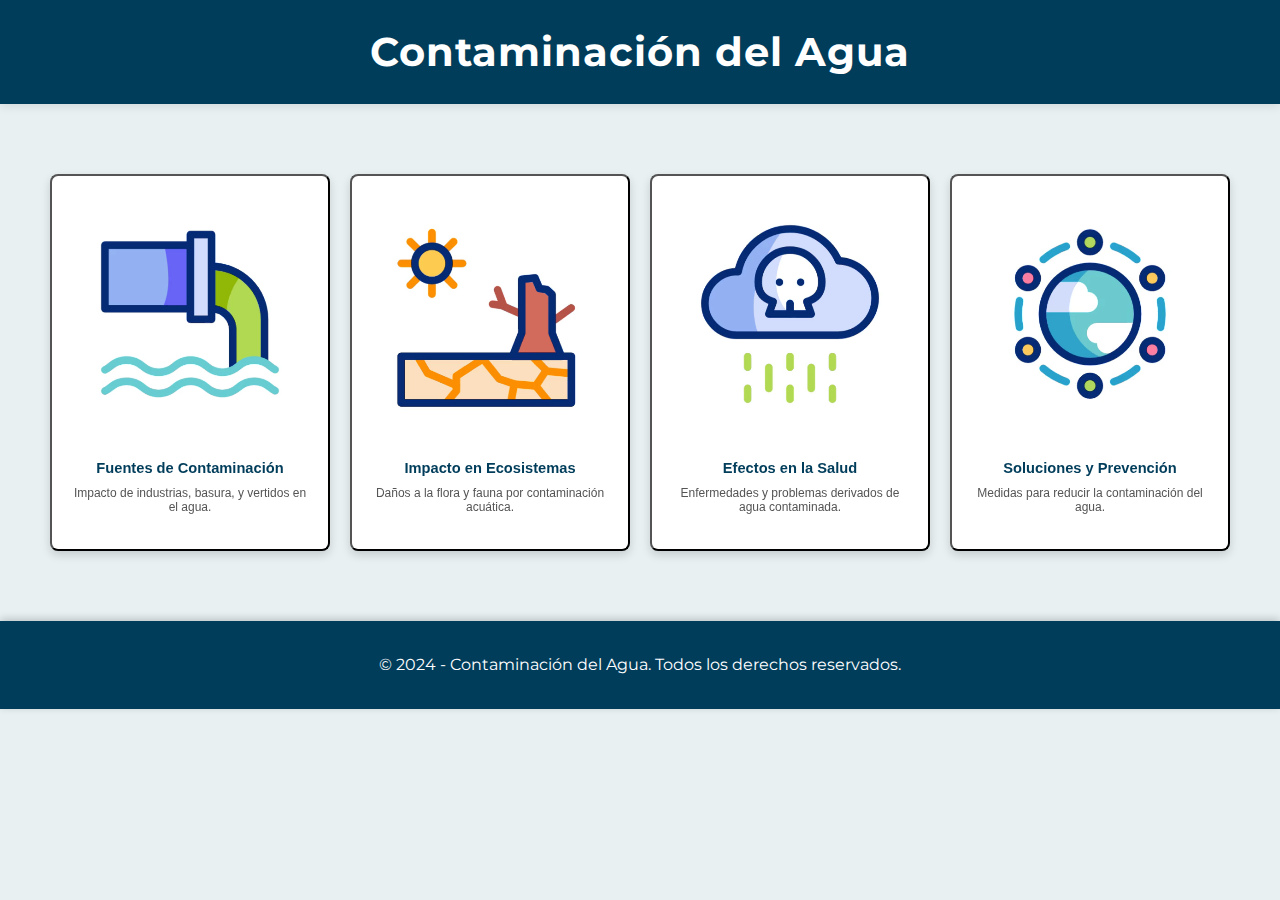
<file: comunicacion/index.html>
<!DOCTYPE html>
<html lang="es">

<head>
    <meta charset="UTF-8">
    <meta name="viewport" content="width=device-width, initial-scale=1.0">
    <link rel="preconnect" href="https://fonts.googleapis.com">
    <link rel="preconnect" href="https://fonts.gstatic.com" crossorigin>
    <link href="https://fonts.googleapis.com/css2?family=Montserrat:wght@400;600;700&display=swap" rel="stylesheet">
    <title>Contaminación del Agua</title>
    <style>
        body {
            font-family: 'Montserrat', sans-serif;
            margin: 0;
            padding: 0;
            background-color: #e8f0f2;
            color: #333;
            line-height: 1.6;
        }

        header {
            background-color: #003d5b;
            color: #ffffff;
            padding: 20px 0;
            text-align: center;
            box-shadow: 0 2px 10px rgba(0, 0, 0, 0.1);
        }

        h1 {
            font-size: 2.5em;
            margin: 0;
            letter-spacing: 1px;
        }

        .features {
            display: flex;
            justify-content: center;
            flex-wrap: wrap;
            margin: 40px auto;
            padding: 20px;
            max-width: 1200px;
        }

        .feature {
            background-color: #ffffff;
            border-radius: 8px;
            padding: 20px;
            margin: 10px;
            width: 280px;
            box-shadow: 0 4px 10px rgba(0, 0, 0, 0.15);
            transition: transform 0.3s ease, box-shadow 0.3s ease;
            text-align: center;
            cursor: pointer;
        }

        .feature:hover {
            transform: translateY(-4px);
            box-shadow: 0 8px 20px rgba(0, 0, 0, 0.25);
        }

        .icon video {
            width: 100%;
            height: auto;
            border-radius: 8px;
            margin-bottom: 15px;
        }

        .description {
            font-weight: 600;
            font-size: 1.1em;
            color: #003d5b;
            margin: 10px 0;
        }

        .Contenido {
            font-weight: 400;
            font-size: 0.9em;
            color: #555;
            margin-bottom: 15px;
        }

        footer {
            background-color: #003d5b;
            color: #ffffff;
            text-align: center;
            padding: 15px 0;
            position: relative;
            margin-top: 20px;
            box-shadow: 0 -2px 8px rgba(0, 0, 0, 0.2);
        }

        /* Responsividad para pantallas pequeñas */
        @media (max-width: 768px) {
            .features {
                flex-direction: column;
                align-items: center;
            }
        }
    </style>
</head>

<body>
    <header>
        <h1>Contaminación del Agua</h1>
    </header>

    <div class="features">
        <button class="feature" onclick="pagina1()">
            <div class="icon">
                <video src="videos/contaminacion.mp4" aria-label="Aguas residuales" onmouseover="this.play(); this.muted = true;" onmouseout="this.pause(); this.currentTime = 0;"></video>
            </div>
            <div class="description">Fuentes de Contaminación</div>
            <div class="Contenido">Impacto de industrias, basura, y vertidos en el agua.</div>
        </button>
        <button class="feature" onclick="pagina2()">
            <div class="icon">
                <video src="videos/sequia.mp4" aria-label="Ecosistemas dañados" onmouseover="this.play(); this.muted = true;" onmouseout="this.pause(); this.currentTime = 0;"></video>
            </div>
            <div class="description">Impacto en Ecosistemas</div>
            <div class="Contenido">Daños a la flora y fauna por contaminación acuática.</div>
        </button>
        <button class="feature" onclick="pagina3()">
            <div class="icon">
                <video src="videos/lluvia-toxica.mp4" aria-label="Salud humana" onmouseover="this.play(); this.muted = true;" onmouseout="this.pause(); this.currentTime = 0;"></video>
            </div>
            <div class="description">Efectos en la Salud</div>
            <div class="Contenido">Enfermedades y problemas derivados de agua contaminada.</div>
        </button>
        <button class="feature" onclick="pagina4()">
            <div class="icon">
                <video src="videos/solucion-global.mp4" aria-label="Soluciones" onmouseover="this.play(); this.muted = true;" onmouseout="this.pause(); this.currentTime = 0;"></video>
            </div>
            <div class="description">Soluciones y Prevención</div>
            <div class="Contenido">Medidas para reducir la contaminación del agua.</div>
        </button>
    </div>

    <footer>
        <p>© 2024 - Contaminación del Agua. Todos los derechos reservados.</p>
    </footer>

    <script>
        function pagina1() {
            window.location.href = "sub/subindex1.html";
        }

        function pagina2() {
            window.location.href = "sub/subindex2.html";
        }

        function pagina3() {
            window.location.href = "sub/subindex3.html";
        }

        function pagina4() {
            window.location.href = "sub/subindex4.html";
        }
    </script>
</body>

</html>
</file>
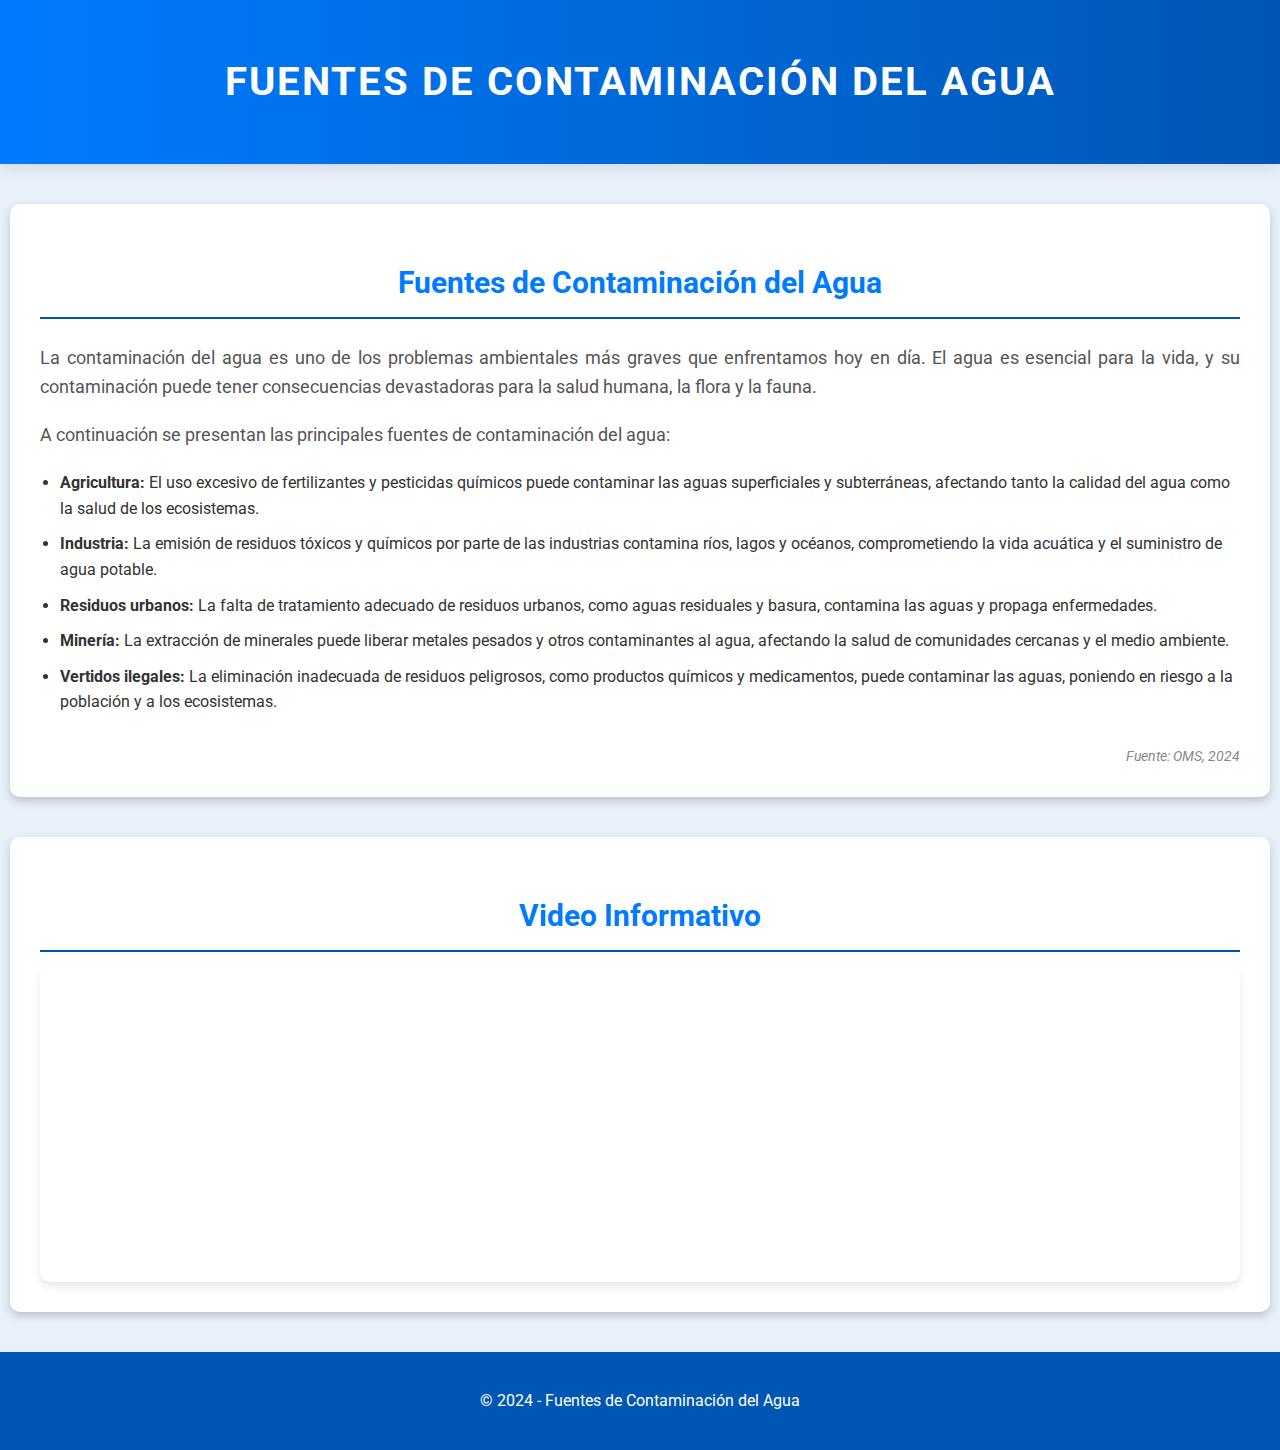
<file: comunicacion/sub/subindex1.html>
<!DOCTYPE html>
<html lang="es">
<head>
    <meta charset="UTF-8">
    <meta name="viewport" content="width=device-width, initial-scale=1.0">
    <link rel="preconnect" href="https://fonts.googleapis.com">
    <link rel="preconnect" href="https://fonts.gstatic.com" crossorigin>
    <link href="https://fonts.googleapis.com/css2?family=Roboto:wght@400;700&display=swap" rel="stylesheet">
    <title>Fuentes de Contaminación del Agua</title>
    <style>
        /* Estilos generales */
        body {
            font-family: 'Roboto', sans-serif;
            margin: 0;
            padding: 0;
            background-color: #e8f1fa;
            color: #333;
            line-height: 1.6;
        }
        header {
            text-align: center;
            padding: 50px 20px;
            background: linear-gradient(to right, #007bff, #0056b3);
            color: #fff;
            box-shadow: 0 4px 15px rgba(0, 0, 0, 0.1);
        }
        header h1 {
            font-size: 40px;
            margin: 0;
            text-transform: uppercase;
            letter-spacing: 2px;
        }

        /* Contenedor principal */
        .container {
            display: flex;
            flex-direction: column;
            align-items: center;
            padding: 20px;
            max-width: 1200px;
            margin: auto;
        }

        /* Estilo de las secciones */
        .section {
            display: flex;
            flex-direction: column;
            background-color: #fff;
            border-radius: 10px;
            overflow: hidden;
            box-shadow: 0 4px 10px rgba(0, 0, 0, 0.2);
            margin: 20px 0;
            padding: 30px;
            width: 100%;
            transition: transform 0.3s ease, box-shadow 0.3s ease;
        }
        .section:hover {
            transform: translateY(-5px);
            box-shadow: 0 8px 20px rgba(0, 0, 0, 0.3);
        }
        
        /* Títulos y texto */
        .section h2 {
            font-size: 30px;
            color: #007bff;
            margin-bottom: 15px;
            text-align: center;
            border-bottom: 2px solid #0056b3;
            padding-bottom: 10px;
        }
        .section p {
            font-size: 18px;
            margin: 10px 0;
            color: #555;
            text-align: justify;
        }
        ul {
            list-style-type: disc;
            padding-left: 20px;
            margin: 10px 0;
        }
        ul li {
            margin-bottom: 10px;
            font-size: 16px;
        }

        /* Video */
        iframe {
            width: 100%;
            height: 315px;
            border: none;
            border-radius: 10px;
            box-shadow: 0 4px 10px rgba(0, 0, 0, 0.1);
        }
        
        /* Pie de página */
        footer {
            text-align: center;
            padding: 20px;
            background-color: #0056b3;
            color: #fff;
            font-size: 16px;
        }
        cite {
            display: block;
            margin-top: 10px;
            font-size: 14px;
            color: #888;
            font-style: italic;
            text-align: right;
        }
    </style>
</head>
<body>
    <header>
        <h1>Fuentes de Contaminación del Agua</h1>
    </header>

    <main class="container">
        <!-- Sección: Fuentes de Contaminación -->
        <div class="section">
            <h2>Fuentes de Contaminación del Agua</h2>
            <p>La contaminación del agua es uno de los problemas ambientales más graves que enfrentamos hoy en día. El agua es esencial para la vida, y su contaminación puede tener consecuencias devastadoras para la salud humana, la flora y la fauna.</p>
            <p>A continuación se presentan las principales fuentes de contaminación del agua:</p>
            <ul>
                <li><strong>Agricultura:</strong> El uso excesivo de fertilizantes y pesticidas químicos puede contaminar las aguas superficiales y subterráneas, afectando tanto la calidad del agua como la salud de los ecosistemas.</li>
                <li><strong>Industria:</strong> La emisión de residuos tóxicos y químicos por parte de las industrias contamina ríos, lagos y océanos, comprometiendo la vida acuática y el suministro de agua potable.</li>
                <li><strong>Residuos urbanos:</strong> La falta de tratamiento adecuado de residuos urbanos, como aguas residuales y basura, contamina las aguas y propaga enfermedades.</li>
                <li><strong>Minería:</strong> La extracción de minerales puede liberar metales pesados y otros contaminantes al agua, afectando la salud de comunidades cercanas y el medio ambiente.</li>
                <li><strong>Vertidos ilegales:</strong> La eliminación inadecuada de residuos peligrosos, como productos químicos y medicamentos, puede contaminar las aguas, poniendo en riesgo a la población y a los ecosistemas.</li>
            </ul>
            <cite>Fuente: OMS, 2024</cite>
        </div>

        <!-- Sección: Video -->
        <div class="section">
            <h2>Video Informativo</h2>
            <iframe src="https://www.youtube.com/embed/xc59guCv2yA?si=XBRAR1pB3Ufg9Ziv" title="YouTube video player" allow="accelerometer; autoplay; clipboard-write; encrypted-media; gyroscope; picture-in-picture; web-share" allowfullscreen></iframe>
        </div>
    </main>

    <footer>
        <p>© 2024 - Fuentes de Contaminación del Agua</p>
    </footer>
</body>
</html>
</file>
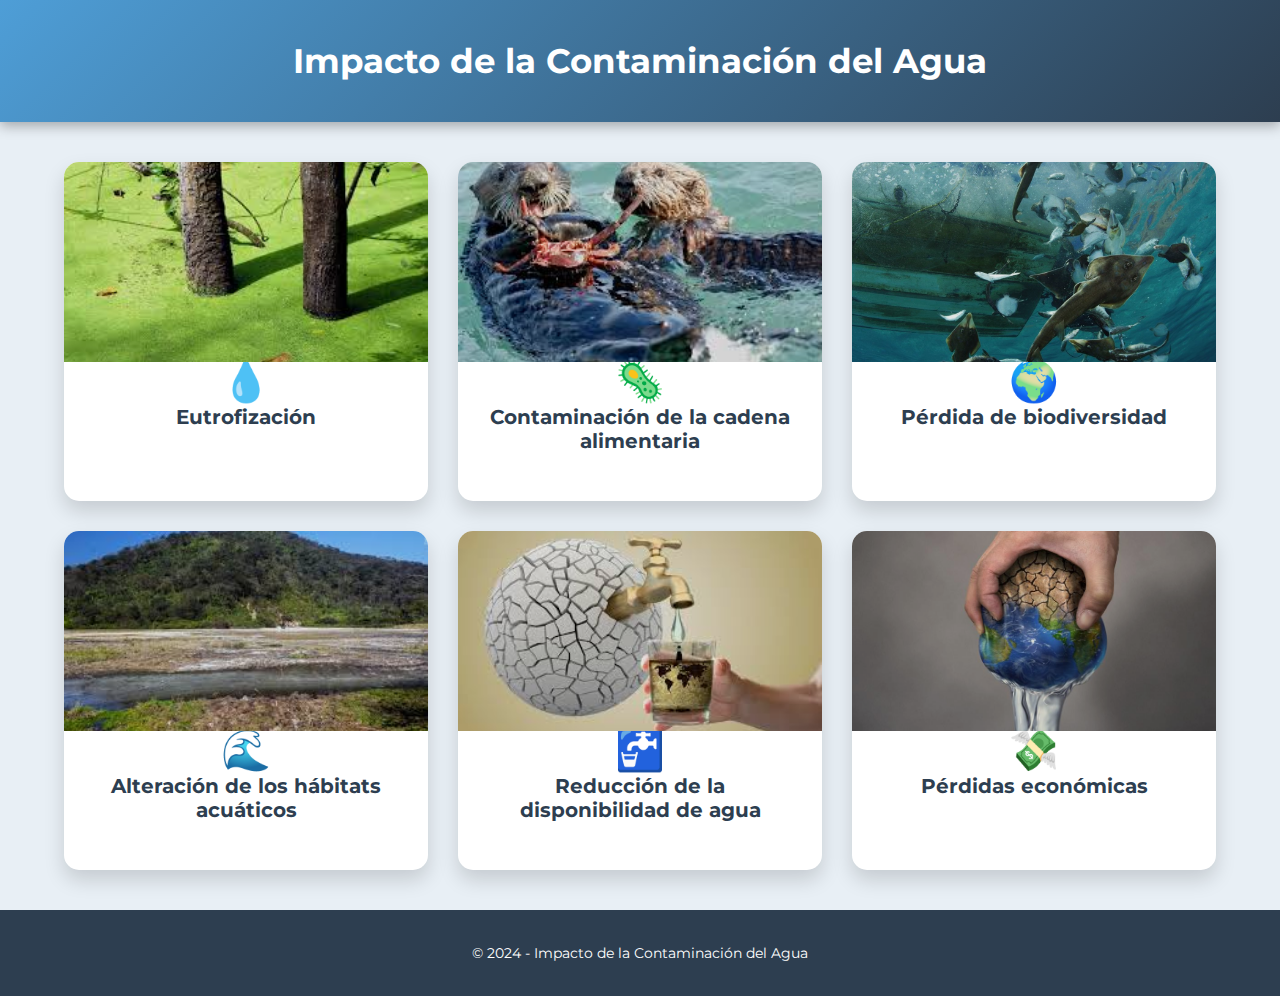
<file: comunicacion/sub/subindex2.html>
﻿<!DOCTYPE html>
<html lang="es">
<head>
    <meta charset="UTF-8">
    <meta name="viewport" content="width=device-width, initial-scale=1.0">
    <link rel="preconnect" href="https://fonts.googleapis.com">
    <link rel="preconnect" href="https://fonts.gstatic.com" crossorigin>
    <link href="https://fonts.googleapis.com/css2?family=Montserrat:wght@400;700&display=swap" rel="stylesheet">
    <title>Impacto de la Contaminación del Agua</title>
    <style>
        /* Estilo general */
        body {
            font-family: 'Montserrat', sans-serif;
            margin: 0;
            padding: 0;
            background-color: #e8eff5;
            color: #333;
        }
        header {
            text-align: center;
            padding: 40px 20px;
            background: linear-gradient(135deg, #4e9ed7, #2d3e50);
            color: #fff;
            box-shadow: 0 4px 12px rgba(0, 0, 0, 0.3);
        }
        header h1 {
            margin: 0;
            font-size: 34px;
            font-weight: 700;
        }
        
        /* Contenedor */
        .container {
            display: grid;
            grid-template-columns: repeat(auto-fit, minmax(280px, 1fr));
            gap: 30px;
            padding: 40px 5%;
            max-width: 1200px;
            margin: auto;
        }

        /* Estilo de las tarjetas */
        .card {
            position: relative;
            background-color: #fff;
            border-radius: 15px;
            overflow: hidden;
            box-shadow: 0 10px 20px rgba(0, 0, 0, 0.15);
            transition: transform 0.3s ease, box-shadow 0.3s ease;
            cursor: pointer;
            text-align: center;
        }
        .card:hover {
            transform: translateY(-10px);
            box-shadow: 0 15px 30px rgba(0, 0, 0, 0.2);
        }
        
        /* Imagen */
        .card img {
            width: 100%;
            height: 200px;
            object-fit: cover;
            filter: brightness(0.9);
            transition: filter 0.3s ease;
        }
        .card:hover img {
            filter: brightness(0.7);
        }

        /* Contenido de la tarjeta */
        .card-content {
            padding: 20px;
        }
        .card-title {
            font-size: 20px;
            font-weight: bold;
            margin: 0 0 10px;
            color: #2d3e50;
        }
        .card-description {
            font-size: 14px;
            color: #555;
            line-height: 1.6;
            max-height: 0;
            overflow: hidden;
            transition: max-height 0.5s ease, padding 0.5s ease;
        }
        .card.active .card-description {
            max-height: 150px;
            padding-top: 10px;
        }

        /* Estilo del icono */
        .card-icon {
            font-size: 40px;
            color: #4e9ed7;
            margin-top: -30px;
        }
        
        /* Pie de página */
        footer {
            text-align: center;
            padding: 20px;
            background-color: #2d3e50;
            color: #fff;
            font-size: 14px;
        }
    </style>
</head>
<body>
    <header>
        <h1>Impacto de la Contaminación del Agua</h1>
    </header>

    <section class="container">
        <!-- Tarjeta 1 -->
        <div class="card" onclick="toggleDescription(this)">
            <img src="../img/eutrofizacion.jpg" alt="Eutrofización">
            <div class="card-content">
                <div class="card-icon">💧</div>
                <h2 class="card-title">Eutrofización</h2>
                <p class="card-description">La contaminación del agua puede provocar la proliferación de algas, reduciendo los niveles de oxígeno y creando "zonas muertas" sin vida. <cite>Organización Mundial de la Salud (OMS), 2023</cite></p>
            </div>
        </div>

        <!-- Tarjeta 2 -->
        <div class="card" onclick="toggleDescription(this)">
            <img src="../img/cadena-alimentaria.jpg" alt="Contaminación de la cadena alimentaria">
            <div class="card-content">
                <div class="card-icon">🦠</div>
                <h2 class="card-title">Contaminación de la cadena alimentaria</h2>
                <p class="card-description">Organismos pequeños como el zooplancton absorben metales pesados y microplásticos, afectando al ser humano. <cite>Organización Mundial de la Salud (OMS), 2022</cite></p>
            </div>
        </div>

        <!-- Tarjeta 3 -->
        <div class="card" onclick="toggleDescription(this)">
            <img src="../img/biodiversidad.jpg" alt="Pérdida de biodiversidad">
            <div class="card-content">
                <div class="card-icon">🌍</div>
                <h2 class="card-title">Pérdida de biodiversidad</h2>
                <p class="card-description">La contaminación del agua puede causar la extinción de diversas especies animales y vegetales. <cite>Fondo de las Naciones Unidas para la Infancia (UNICEF), 2021</cite></p>
            </div>
        </div>

        <!-- Tarjeta 4 -->
        <div class="card" onclick="toggleDescription(this)">
            <img src="../img/habitat.jpg" alt="Alteración de los hábitats acuáticos">
            <div class="card-content">
                <div class="card-icon">🌊</div>
                <h2 class="card-title">Alteración de los hábitats acuáticos</h2>
                <p class="card-description">La descarga de aguas residuales destruye hábitats acuáticos vitales para muchas especies. <cite>Organización Mundial de la Salud (OMS), 2024</cite></p>
            </div>
        </div>

        <!-- Tarjeta 5 -->
        <div class="card" onclick="toggleDescription(this)">
            <img src="../img/disponibilidad-agua.jpg" alt="Reducción de la disponibilidad de agua">
            <div class="card-content">
                <div class="card-icon">🚰</div>
                <h2 class="card-title">Reducción de la disponibilidad de agua</h2>
                <p class="card-description">La contaminación de aguas superficiales y subterráneas reduce la disponibilidad de agua potable. <cite>Organización Mundial de la Salud (OMS), 2023</cite></p>
            </div>
        </div>

        <!-- Tarjeta 6 -->
        <div class="card" onclick="toggleDescription(this)">
            <img src="../img/economia.jpg" alt="Pérdidas económicas">
            <div class="card-content">
                <div class="card-icon">💸</div>
                <h2 class="card-title">Pérdidas económicas</h2>
                <p class="card-description">La baja calidad del agua afecta actividades económicas como el turismo y la pesca. <cite>Fondo de las Naciones Unidas para la Infancia (UNICEF), 2024</cite></p>
            </div>
        </div>
    </section>

    <footer>
        <p>© 2024 - Impacto de la Contaminación del Agua</p>
    </footer>

    <script>
        function toggleDescription(element) {
            element.classList.toggle("active");
        }
    </script>
</body>
</html>
</file>
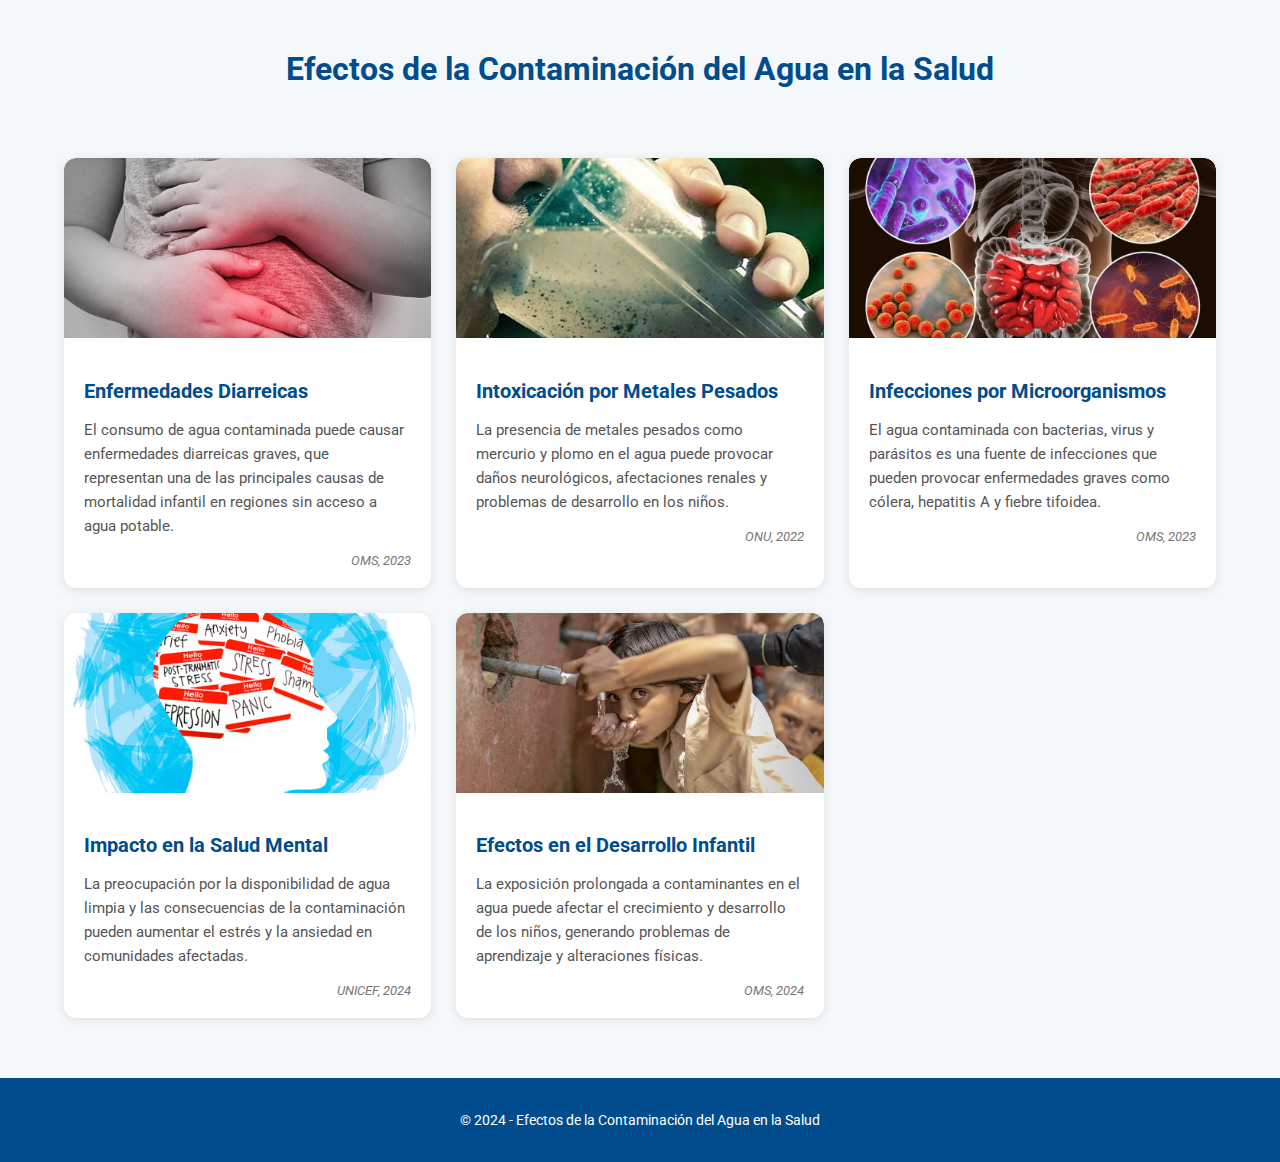
<file: comunicacion/sub/subindex3.html>
<!DOCTYPE html>
<html lang="es">
<head>
    <meta charset="UTF-8">
    <meta name="viewport" content="width=device-width, initial-scale=1.0">
    <link rel="preconnect" href="https://fonts.googleapis.com">
    <link rel="preconnect" href="https://fonts.gstatic.com" crossorigin>
    <link href="https://fonts.googleapis.com/css2?family=Roboto:wght@400;500&display=swap" rel="stylesheet">
    <title>Efectos de la Contaminación del Agua en la Salud</title>
    <style>
        /* Estilos generales */
        body {
            font-family: 'Roboto', sans-serif;
            margin: 0;
            padding: 0;
            background-color: #f4f8fb;
            color: #333;
            display: flex;
            flex-direction: column;
            align-items: center;
        }
        header {
            text-align: center;
            padding: 50px 20px;
            color: #004c8c;
        }
        header h1 {
            font-size: 32px;
            margin: 0;
        }

        /* Contenedor principal */
        .container {
            display: grid;
            grid-template-columns: repeat(auto-fit, minmax(280px, 1fr));
            gap: 25px;
            width: 90%;
            max-width: 1200px;
            margin: 20px auto;
        }

        /* Estilo de cada tarjeta */
        .card {
            background-color: #ffffff;
            border-radius: 12px;
            overflow: hidden;
            box-shadow: 0 2px 10px rgba(0, 0, 0, 0.1);
            transition: transform 0.2s ease, box-shadow 0.2s ease;
            cursor: pointer;
        }
        .card:hover {
            transform: translateY(-4px);
            box-shadow: 0 4px 14px rgba(0, 0, 0, 0.15);
        }

        /* Imagen de la tarjeta */
        .card img {
            width: 100%;
            height: auto;
            max-height: 180px;
            object-fit: cover;
            border-top-left-radius: 12px;
            border-top-right-radius: 12px;
        }

        /* Contenido de la tarjeta */
        .content {
            padding: 20px;
        }
        .content h2 {
            font-size: 20px;
            color: #004c8c;
            margin-bottom: 10px;
        }
        .content p {
            font-size: 15px;
            line-height: 1.6;
            color: #555;
        }
        .content cite {
            display: block;
            margin-top: 10px;
            font-size: 13px;
            color: #777;
            font-style: italic;
            text-align: right;
        }

        /* Pie de página */
        footer {
            text-align: center;
            padding: 20px;
            background-color: #004c8c;
            color: #ffffff;
            font-size: 14px;
            width: 100%;
            margin-top: 40px;
        }
    </style>
</head>
<body>
    <header>
        <h1>Efectos de la Contaminación del Agua en la Salud</h1>
    </header>

    <main class="container">
        <!-- Enfermedades Diarreicas -->
        <div class="card">
            <img src="../img/enfermedades-diarreicas.jpg" alt="Enfermedades Diarreicas">
            <div class="content">
                <h2>Enfermedades Diarreicas</h2>
                <p>El consumo de agua contaminada puede causar enfermedades diarreicas graves, que representan una de las principales causas de mortalidad infantil en regiones sin acceso a agua potable.</p>
                <cite>OMS, 2023</cite>
            </div>
        </div>

        <!-- Intoxicación por Metales Pesados -->
        <div class="card">
            <img src="../img/metales-pesados.jpg" alt="Intoxicación por Metales Pesados">
            <div class="content">
                <h2>Intoxicación por Metales Pesados</h2>
                <p>La presencia de metales pesados como mercurio y plomo en el agua puede provocar daños neurológicos, afectaciones renales y problemas de desarrollo en los niños.</p>
                <cite>ONU, 2022</cite>
            </div>
        </div>

        <!-- Infecciones por Microorganismos -->
        <div class="card">
            <img src="../img/infecciones-microorganismos.jpg" alt="Infecciones por Microorganismos">
            <div class="content">
                <h2>Infecciones por Microorganismos</h2>
                <p>El agua contaminada con bacterias, virus y parásitos es una fuente de infecciones que pueden provocar enfermedades graves como cólera, hepatitis A y fiebre tifoidea.</p>
                <cite>OMS, 2023</cite>
            </div>
        </div>

        <!-- Impacto en la Salud Mental -->
        <div class="card">
            <img src="../img/salud-mental.jpg" alt="Impacto en la Salud Mental">
            <div class="content">
                <h2>Impacto en la Salud Mental</h2>
                <p>La preocupación por la disponibilidad de agua limpia y las consecuencias de la contaminación pueden aumentar el estrés y la ansiedad en comunidades afectadas.</p>
                <cite>UNICEF, 2024</cite>
            </div>
        </div>

        <!-- Efectos en el Desarrollo Infantil -->
        <div class="card">
            <img src="../img/desarrollo-infantil.jpg" alt="Efectos en el Desarrollo Infantil">
            <div class="content">
                <h2>Efectos en el Desarrollo Infantil</h2>
                <p>La exposición prolongada a contaminantes en el agua puede afectar el crecimiento y desarrollo de los niños, generando problemas de aprendizaje y alteraciones físicas.</p>
                <cite>OMS, 2024</cite>
            </div>
        </div>
    </main>

    <footer>
        <p>© 2024 - Efectos de la Contaminación del Agua en la Salud</p>
    </footer>
</body>
</html>
</file>
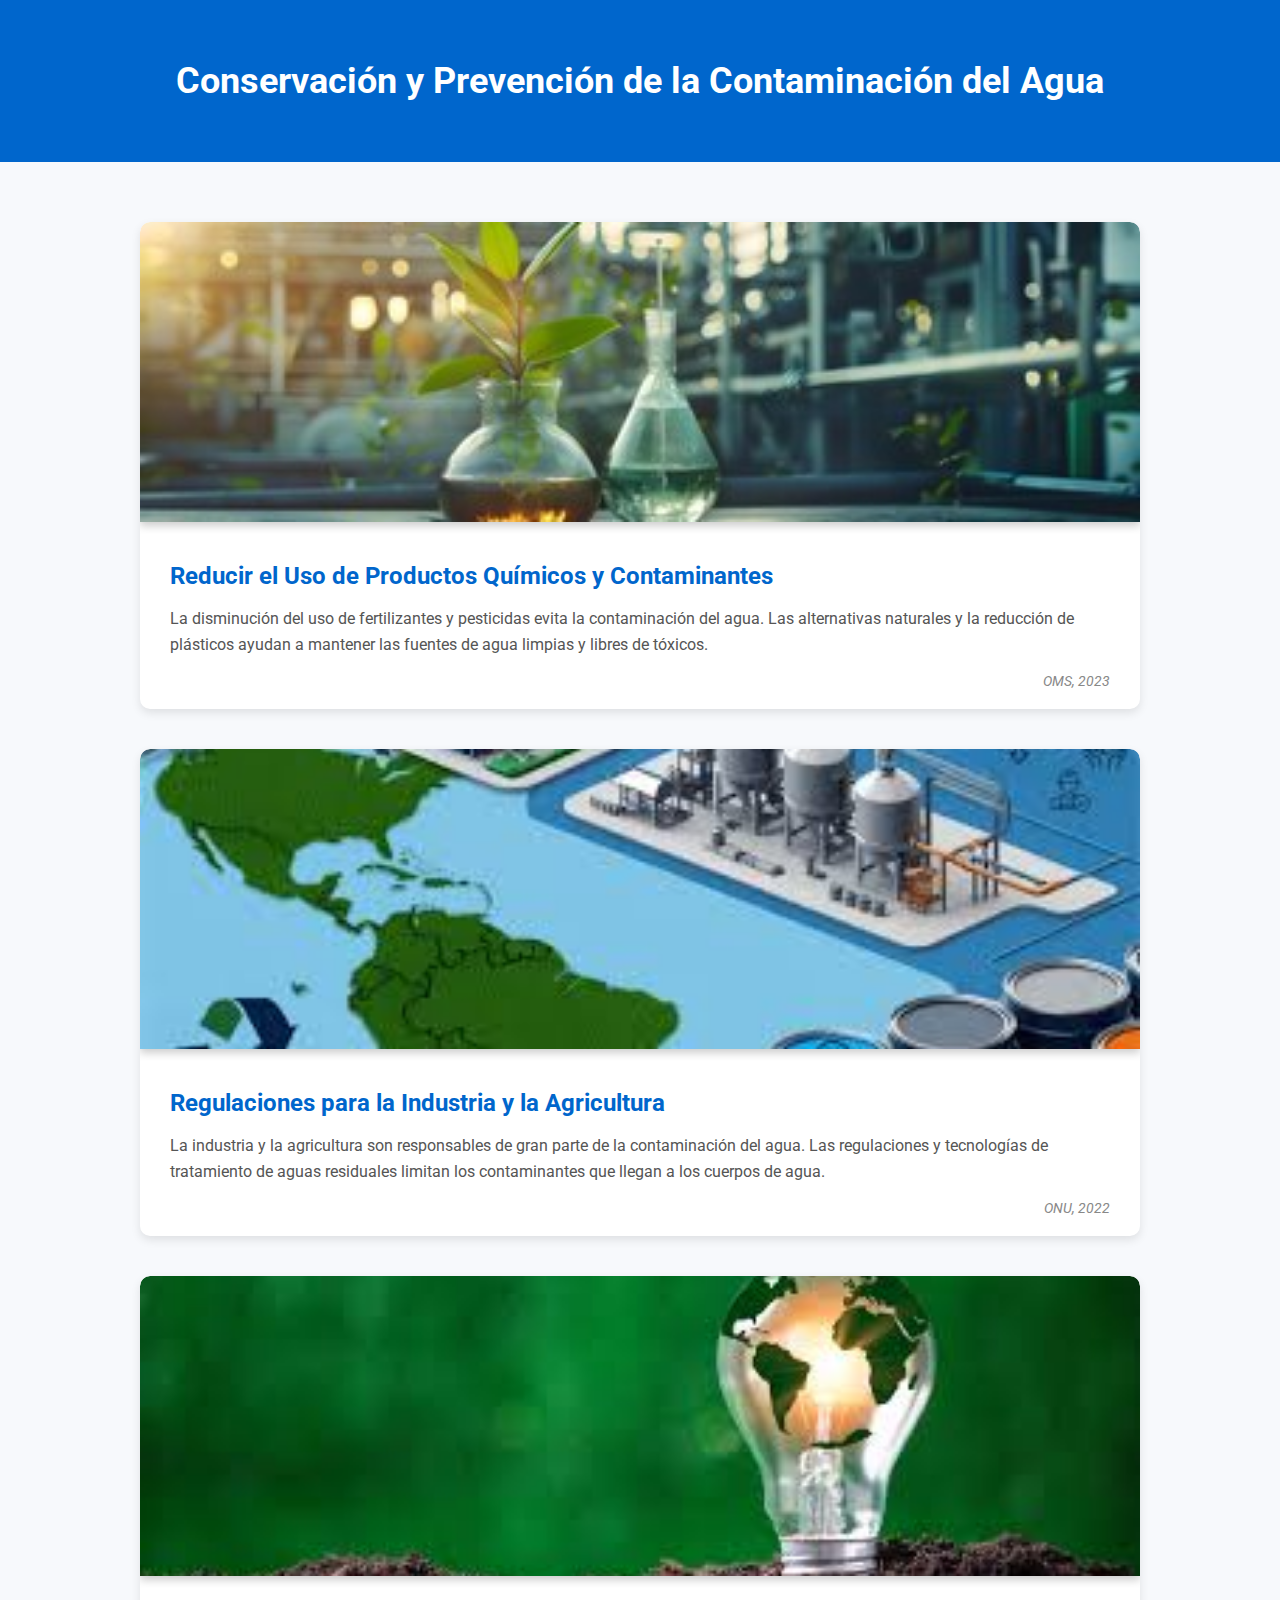
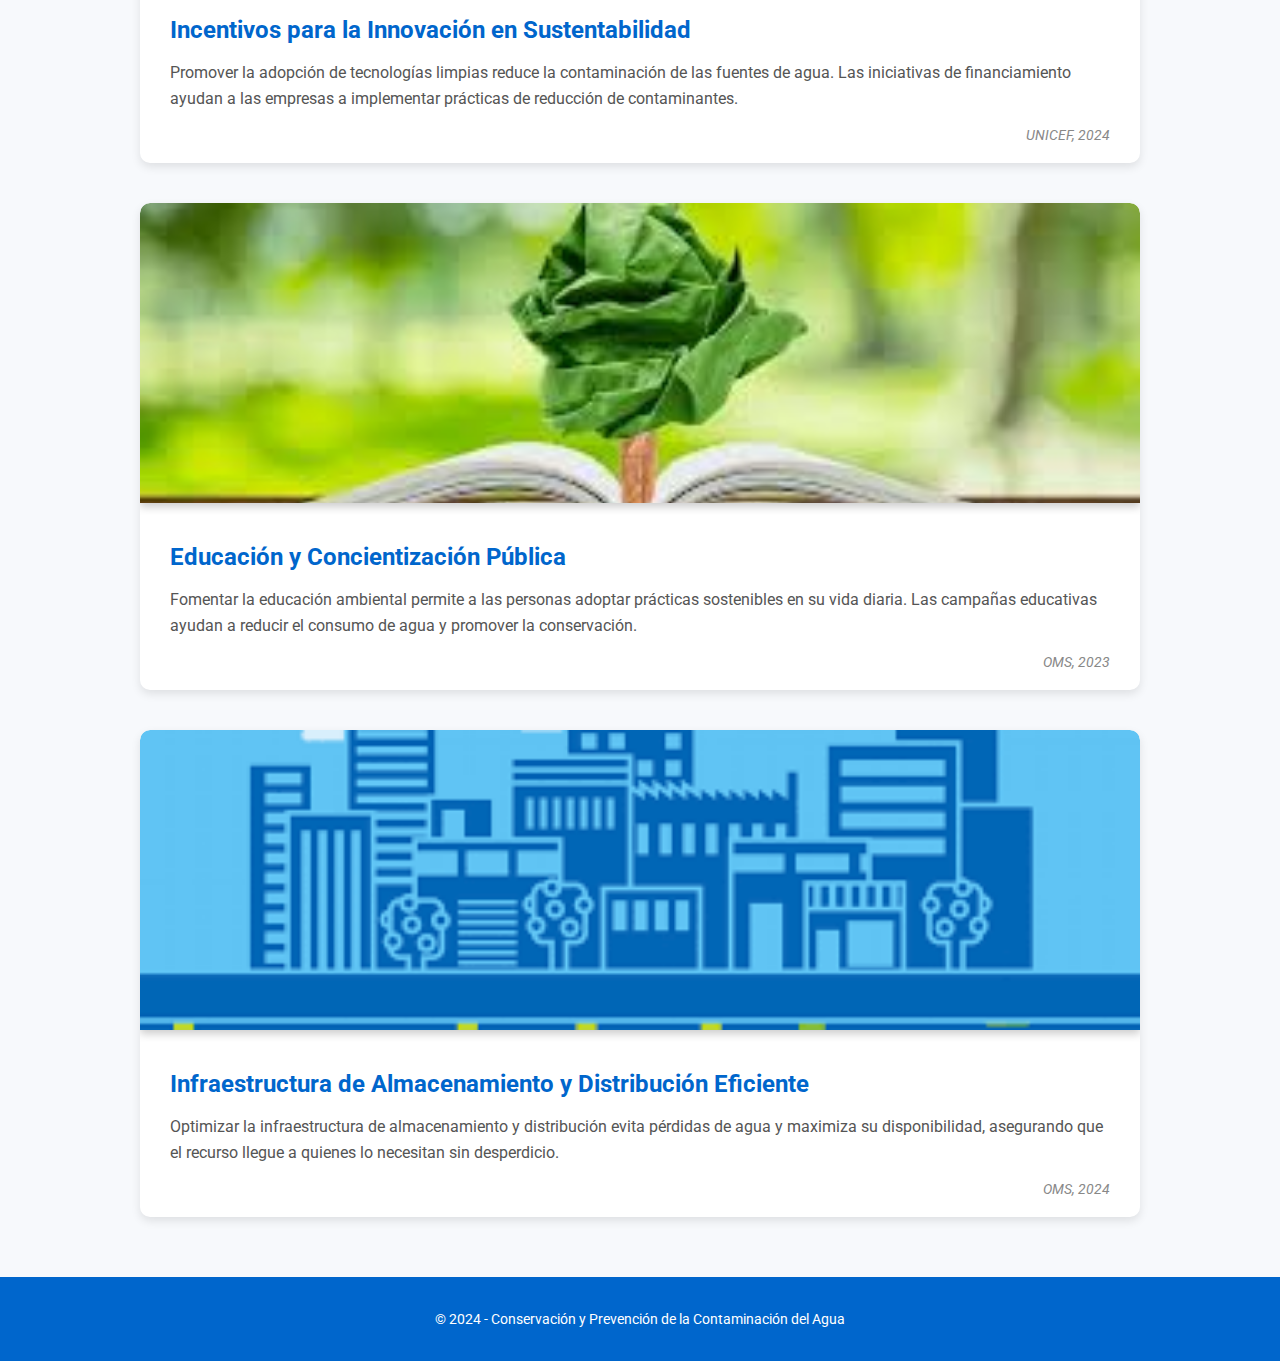
<file: comunicacion/sub/subindex4.html>
<!DOCTYPE html>
<html lang="es">
<head>
    <meta charset="UTF-8">
    <meta name="viewport" content="width=device-width, initial-scale=1.0">
    <link rel="preconnect" href="https://fonts.googleapis.com">
    <link rel="preconnect" href="https://fonts.gstatic.com" crossorigin>
    <link href="https://fonts.googleapis.com/css2?family=Roboto:wght@400;700&display=swap" rel="stylesheet">
    <title>Conservación y Prevención del Agua</title>
    <style>
        /* Estilos generales */
        body {
            font-family: 'Roboto', sans-serif;
            margin: 0;
            padding: 0;
            background-color: #f7f9fc;
            color: #333;
        }
        header {
            text-align: center;
            padding: 60px 20px;
            background: #0066cc;
            color: #fff;
        }
        header h1 {
            font-size: 36px;
            margin: 0;
        }

        /* Contenedor principal */
        .container {
            display: flex;
            flex-direction: column;
            align-items: center;
            padding: 40px 20px;
            max-width: 1000px;
            margin: auto;
        }

        /* Estilo de cada sección */
        .section {
            display: flex;
            flex-direction: column;
            background-color: #fff;
            border-radius: 10px;
            overflow: hidden;
            box-shadow: 0 4px 10px rgba(0, 0, 0, 0.1);
            margin: 20px 0;
            width: 100%;
            transition: transform 0.3s ease;
        }
        .section:hover {
            transform: translateY(-5px);
        }

        /* Imagen de la sección */
        .section img {
            width: 100%;
            height: auto;
            max-height: 300px;
            object-fit: cover;
            border-radius: 10px 10px 0 0;
            box-shadow: 0 4px 8px rgba(0, 0, 0, 0.2);
            transition: transform 0.3s ease, box-shadow 0.3s ease;
        }
        .section img:hover {
            transform: scale(1.03);
            box-shadow: 0 6px 12px rgba(0, 0, 0, 0.3);
        }

        /* Contenido de la sección */
        .content {
            padding: 20px 30px;
        }
        .content h2 {
            font-size: 24px;
            color: #0066cc;
            margin-bottom: 10px;
        }
        .content p {
            font-size: 16px;
            line-height: 1.6;
            color: #555;
        }
        .content cite {
            display: block;
            margin-top: 10px;
            font-size: 14px;
            color: #888;
            font-style: italic;
            text-align: right;
        }

        /* Pie de página */
        footer {
            text-align: center;
            padding: 20px;
            background-color: #0066cc;
            color: #fff;
            font-size: 14px;
        }
    </style>
</head>
<body>
    <header>
        <h1>Conservación y Prevención de la Contaminación del Agua</h1>
    </header>

    <main class="container">
        <!-- Sección 1: Reducir el Uso de Productos Químicos -->
        <div class="section">
            <img src="../img/reduccion-productos-quimicos.jpg" alt="Reducir el Uso de Productos Químicos">
            <div class="content">
                <h2>Reducir el Uso de Productos Químicos y Contaminantes</h2>
                <p>La disminución del uso de fertilizantes y pesticidas evita la contaminación del agua. Las alternativas naturales y la reducción de plásticos ayudan a mantener las fuentes de agua limpias y libres de tóxicos.</p>
                <cite>OMS, 2023</cite>
            </div>
        </div>

        <!-- Sección 2: Regulaciones para la Industria y Agricultura -->
        <div class="section">
            <img src="../img/regulaciones-industria.jpg" alt="Regulaciones para la Industria y Agricultura">
            <div class="content">
                <h2>Regulaciones para la Industria y la Agricultura</h2>
                <p>La industria y la agricultura son responsables de gran parte de la contaminación del agua. Las regulaciones y tecnologías de tratamiento de aguas residuales limitan los contaminantes que llegan a los cuerpos de agua.</p>
                <cite>ONU, 2022</cite>
            </div>
        </div>

        <!-- Sección 3: Incentivos para la Innovación en Sustentabilidad -->
        <div class="section">
            <img src="../img/innovacion-sustentabilidad.jpg" alt="Incentivos para la Innovación en Sustentabilidad">
            <div class="content">
                <h2>Incentivos para la Innovación en Sustentabilidad</h2>
                <p>Promover la adopción de tecnologías limpias reduce la contaminación de las fuentes de agua. Las iniciativas de financiamiento ayudan a las empresas a implementar prácticas de reducción de contaminantes.</p>
                <cite>UNICEF, 2024</cite>
            </div>
        </div>

        <!-- Sección 4: Educación y Concientización Pública -->
        <div class="section">
            <img src="../img/educacion-publica.jpg" alt="Educación y Concientización Pública">
            <div class="content">
                <h2>Educación y Concientización Pública</h2>
                <p>Fomentar la educación ambiental permite a las personas adoptar prácticas sostenibles en su vida diaria. Las campañas educativas ayudan a reducir el consumo de agua y promover la conservación.</p>
                <cite>OMS, 2023</cite>
            </div>
        </div>

        <!-- Sección 5: Infraestructura de Almacenamiento y Distribución -->
        <div class="section">
            <img src="../img/infraestructura-almacenamiento.png" alt="Infraestructura de Almacenamiento y Distribución">
            <div class="content">
                <h2>Infraestructura de Almacenamiento y Distribución Eficiente</h2>
                <p>Optimizar la infraestructura de almacenamiento y distribución evita pérdidas de agua y maximiza su disponibilidad, asegurando que el recurso llegue a quienes lo necesitan sin desperdicio.</p>
                <cite>OMS, 2024</cite>
            </div>
        </div>
    </main>

    <footer>
        <p>© 2024 - Conservación y Prevención de la Contaminación del Agua</p>
    </footer>
</body>
</html>
</file>
